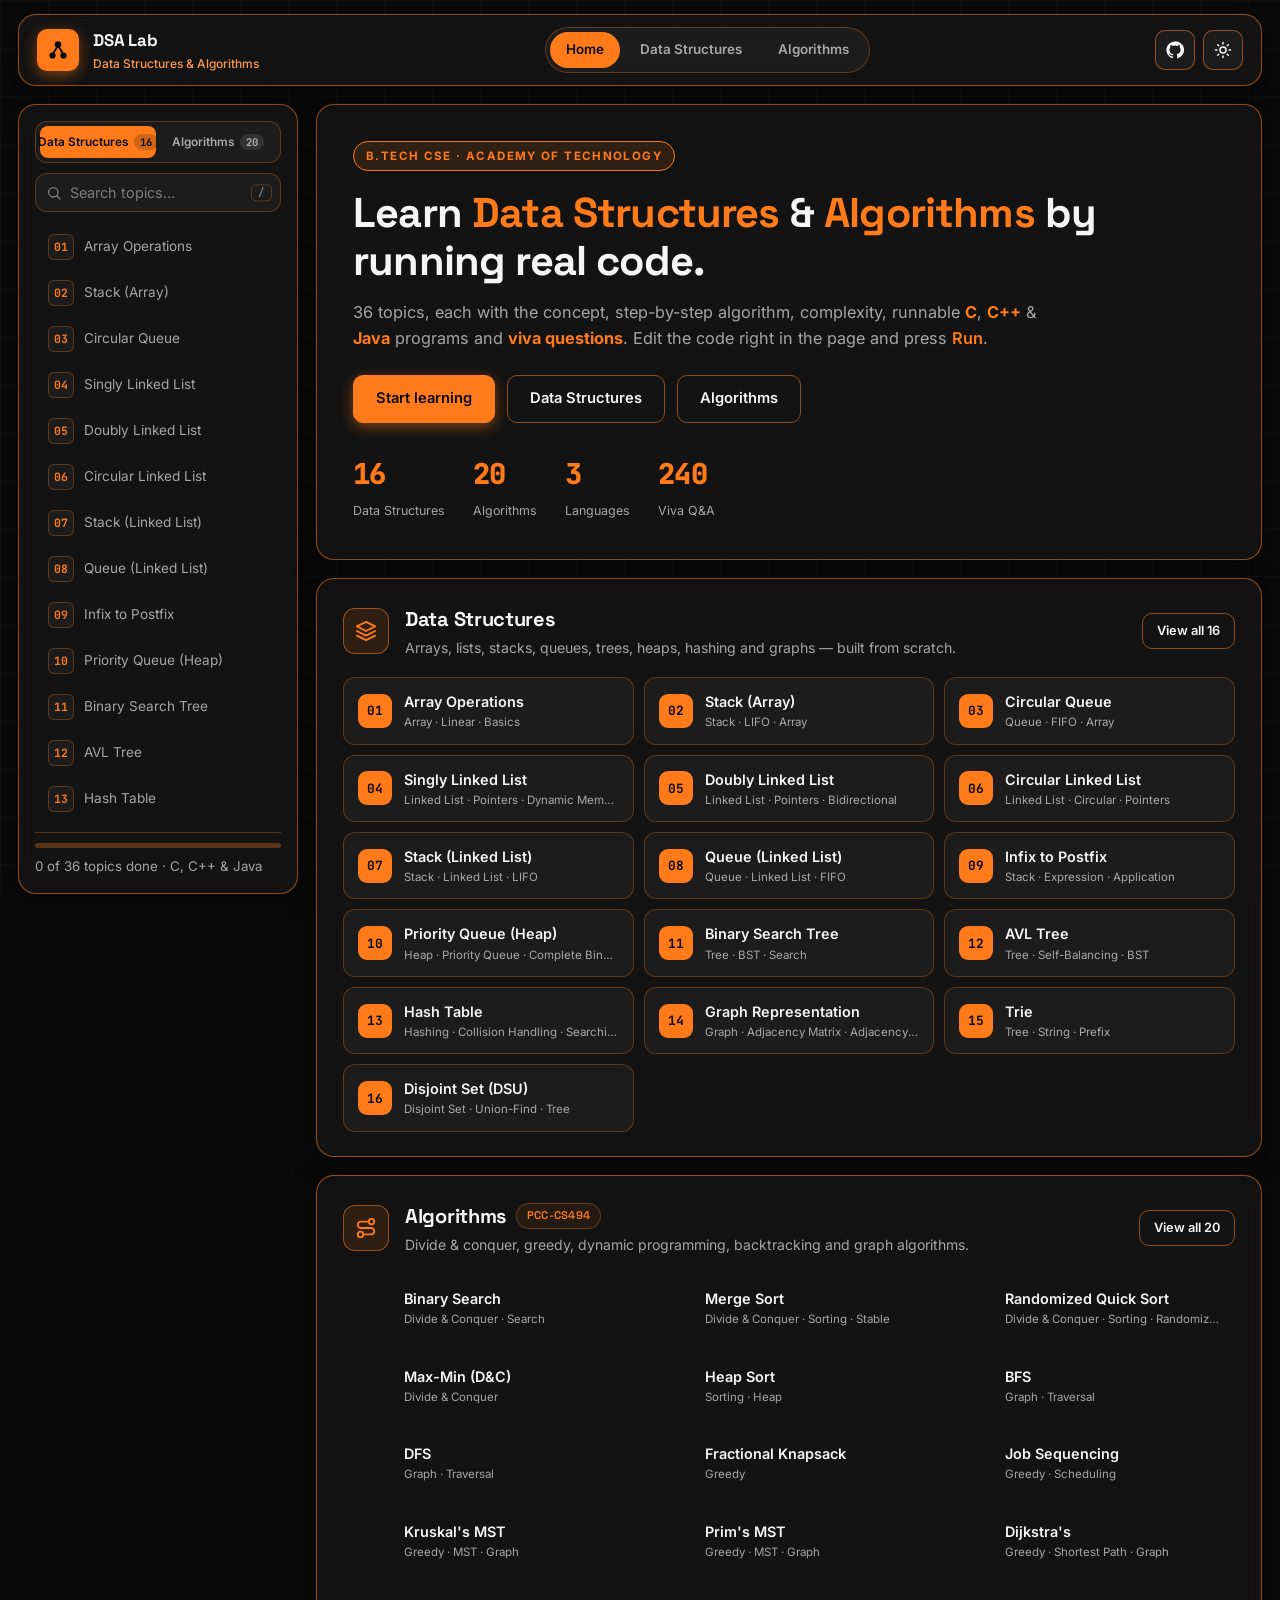
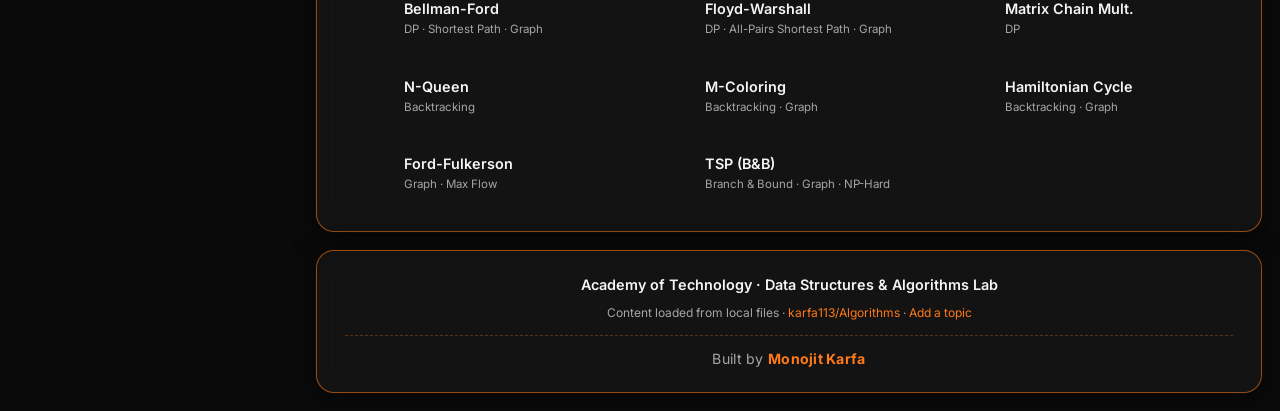
<file: index.html>
<!DOCTYPE html>
<html lang="en">
<head>
<meta charset="UTF-8" />
<meta name="viewport" content="width=device-width, initial-scale=1.0" />
<meta name="description" content="DSA Lab — Data Structures and Algorithms with concepts, step-by-step algorithms, runnable C, C++ and Java code, visualizers and viva questions." />
<meta name="theme-color" content="#0a0a0a" />
<title>DSA Lab — Data Structures &amp; Algorithms</title>
<link rel="icon" type="image/svg+xml" href="favicon.svg" />
<link rel="preconnect" href="https://fonts.googleapis.com">
<link rel="preconnect" href="https://fonts.gstatic.com" crossorigin>
<link href="https://fonts.googleapis.com/css2?family=Inter:wght@300;400;500;600;700;800&family=JetBrains+Mono:wght@400;500;600&family=Space+Grotesk:wght@400;500;600;700&display=swap" rel="stylesheet">
<link rel="stylesheet" href="styles.css" />
<script>
  /* apply the saved theme before first paint (no flash) */
  try { var t = localStorage.getItem("theme"); if (t) document.documentElement.setAttribute("data-theme", t); } catch (e) {}
</script>
</head>
<body>

<div class="bg-wrap" aria-hidden="true">
  <div class="blob blob-1"></div><div class="blob blob-2"></div>
  <div class="blob blob-3"></div><div class="blob blob-4"></div>
  <div class="grid-overlay"></div>
</div>

<!-- Top navigation -->
<header class="topbar glass">
  <a class="brand" href="#/" aria-label="DSA Lab home">
    <div class="logo">
      <svg viewBox="0 0 24 24" fill="none" stroke="currentColor" stroke-width="2" stroke-linecap="round" stroke-linejoin="round" aria-hidden="true">
        <path d="M12 7 L6 17 M12 7 L18 17"/>
        <circle cx="12" cy="6" r="2.6" fill="currentColor"/>
        <circle cx="6" cy="18" r="2.4" fill="currentColor"/>
        <circle cx="18" cy="18" r="2.4" fill="currentColor"/>
      </svg>
    </div>
    <div class="brand-text">
      <h1>DSA Lab</h1>
      <span>Data Structures &amp; Algorithms</span>
    </div>
  </a>

  <nav class="topnav" id="topnav" aria-label="Sections"></nav>

  <div class="topbar-actions">
    <a id="repoLink" class="icon-btn glass-btn" href="#" target="_blank" rel="noopener" title="View on GitHub" aria-label="View on GitHub">
      <svg viewBox="0 0 24 24" fill="currentColor" aria-hidden="true"><path d="M12 .5a11.5 11.5 0 0 0-3.64 22.41c.58.1.79-.25.79-.56v-2c-3.2.7-3.88-1.37-3.88-1.37-.52-1.33-1.28-1.69-1.28-1.69-1.05-.71.08-.7.08-.7 1.16.08 1.77 1.19 1.77 1.19 1.03 1.77 2.7 1.26 3.36.96.1-.75.4-1.26.73-1.55-2.55-.29-5.24-1.28-5.24-5.69 0-1.26.45-2.28 1.19-3.09-.12-.29-.52-1.46.11-3.05 0 0 .97-.31 3.17 1.18a10.9 10.9 0 0 1 5.77 0c2.2-1.49 3.17-1.18 3.17-1.18.63 1.59.23 2.76.11 3.05.74.81 1.19 1.83 1.19 3.09 0 4.42-2.7 5.4-5.27 5.68.41.36.78 1.06.78 2.14v3.17c0 .31.21.67.8.56A11.5 11.5 0 0 0 12 .5z"/></svg>
    </a>
    <button id="themeToggle" class="icon-btn glass-btn" title="Toggle theme" aria-label="Toggle theme">
      <svg viewBox="0 0 24 24" fill="none" stroke="currentColor" stroke-width="2" stroke-linecap="round" stroke-linejoin="round"><circle cx="12" cy="12" r="4"/><path d="M12 2v2M12 20v2M4.93 4.93l1.41 1.41M17.66 17.66l1.41 1.41M2 12h2M20 12h2M6.34 17.66l-1.41 1.41M19.07 4.93l-1.41 1.41"/></svg>
    </button>
    <button id="menuToggle" class="icon-btn glass-btn mobile-only" aria-label="Open menu">
      <svg viewBox="0 0 24 24" fill="none" stroke="currentColor" stroke-width="2" stroke-linecap="round" stroke-linejoin="round"><path d="M4 6h16M4 12h16M4 18h16"/></svg>
    </button>
  </div>
</header>

<main class="layout">

  <!-- Sidebar -->
  <aside id="sidebar" class="sidebar glass" aria-label="Topic index">
    <div class="sidebar-head">
      <div class="seg" id="catSeg" role="tablist" aria-label="Section"></div>
      <div class="search-wrap">
        <svg viewBox="0 0 24 24" fill="none" stroke="currentColor" stroke-width="2" stroke-linecap="round" stroke-linejoin="round" aria-hidden="true"><circle cx="11" cy="11" r="7"/><path d="M21 21l-4.3-4.3"/></svg>
        <input id="search" type="search" placeholder="Search topics…" aria-label="Search topics" />
        <kbd>/</kbd>
      </div>
    </div>
    <ul id="topicList" class="algo-list"></ul>
    <div class="sidebar-foot muted" id="sidebarFoot"><small>Loading…</small></div>
  </aside>

  <!-- Main content (rendered by script.js) -->
  <section class="content" id="view" aria-live="polite">
    <div class="glass loading-card"><div class="spinner"></div><p>Loading content from GitHub…</p></div>
  </section>
</main>

<div id="toast" class="toast glass" role="status" aria-live="polite"></div>

<script src="config.js"></script>
<script src="content.js"></script>
<script src="runner.js"></script>
<script src="script.js"></script>
</body>
</html>
</file>
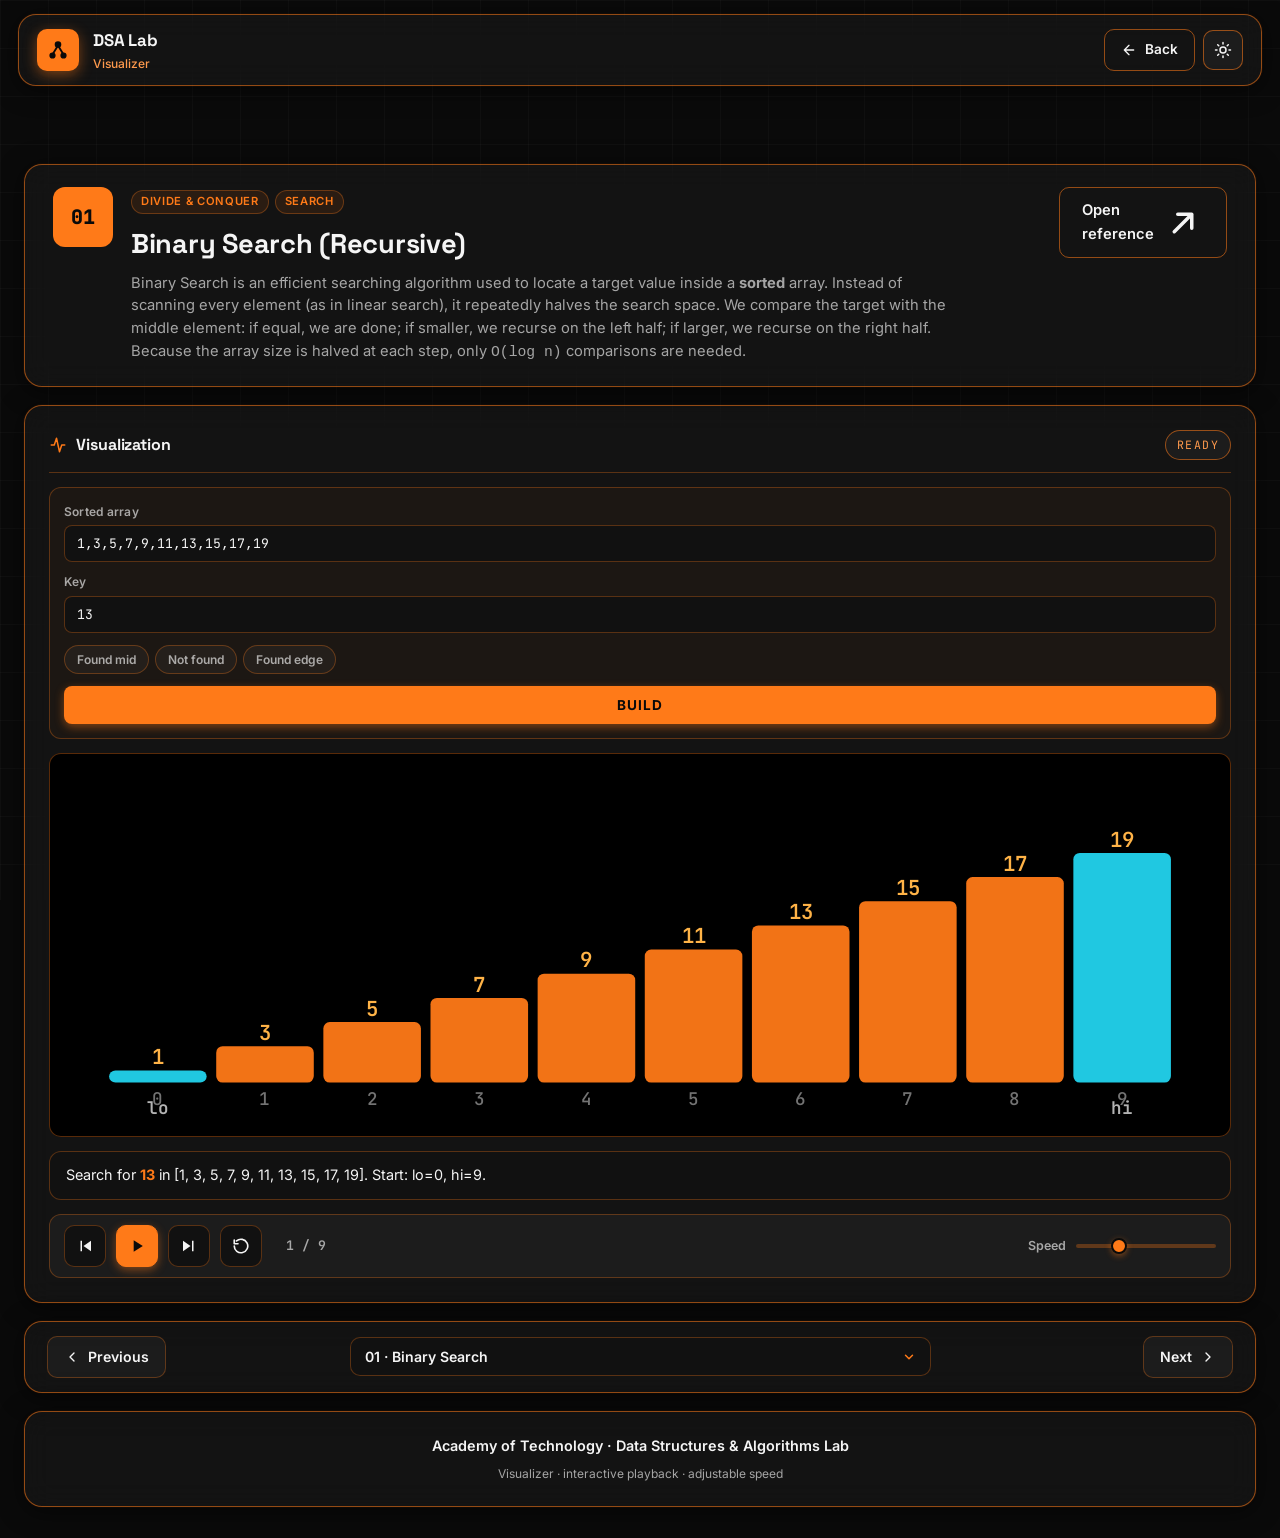
<file: viz.html>
<!DOCTYPE html>
<html lang="en">
<head>
<meta charset="UTF-8" />
<meta name="viewport" content="width=device-width, initial-scale=1.0" />
<meta name="description" content="DSA Lab — interactive algorithm visualizer" />
<title>Visualizer · DSA Lab</title>
<link rel="icon" type="image/svg+xml" href="favicon.svg" />
<link rel="preconnect" href="https://fonts.googleapis.com">
<link rel="preconnect" href="https://fonts.gstatic.com" crossorigin>
<link href="https://fonts.googleapis.com/css2?family=Inter:wght@300;400;500;600;700;800&family=JetBrains+Mono:wght@400;500;600&family=Space+Grotesk:wght@400;500;600;700&display=swap" rel="stylesheet">
<link rel="stylesheet" href="styles.css" />
</head>
<body class="viz-page">

<!-- Animated background blobs (same as main page) -->
<div class="bg-wrap" aria-hidden="true">
  <div class="blob blob-1"></div>
  <div class="blob blob-2"></div>
  <div class="blob blob-3"></div>
  <div class="blob blob-4"></div>
  <div class="grid-overlay"></div>
</div>

<!-- Top navigation -->
<header class="topbar glass">
  <a class="brand" href="index.html" id="brandBack" title="Back to DSA Lab">
    <div class="logo">
      <svg viewBox="0 0 24 24" fill="none" stroke="currentColor" stroke-width="2" stroke-linecap="round" stroke-linejoin="round" aria-label="DSA Lab logo">
        <path d="M12 7 L6 17 M12 7 L18 17"/>
        <circle cx="12" cy="6" r="2.6" fill="currentColor"/>
        <circle cx="6" cy="18" r="2.4" fill="currentColor"/>
        <circle cx="18" cy="18" r="2.4" fill="currentColor"/>
      </svg>
    </div>
    <div class="brand-text">
      <h1>DSA Lab</h1>
      <span>Visualizer</span>
    </div>
  </a>

  <nav class="topbar-actions">
    <a href="index.html" class="btn ghost back-btn" title="Back to all algorithms">
      <svg viewBox="0 0 24 24" fill="none" stroke="currentColor" stroke-width="2" stroke-linecap="round" stroke-linejoin="round"><path d="M19 12H5M12 19l-7-7 7-7"/></svg>
      Back
    </a>
    <button id="themeToggle" class="icon-btn glass-btn" title="Toggle theme" aria-label="Toggle theme">
      <svg viewBox="0 0 24 24" fill="none" stroke="currentColor" stroke-width="2" stroke-linecap="round" stroke-linejoin="round"><circle cx="12" cy="12" r="4"/><path d="M12 2v2M12 20v2M4.93 4.93l1.41 1.41M17.66 17.66l1.41 1.41M2 12h2M20 12h2M6.34 17.66l-1.41 1.41M19.07 4.93l-1.41 1.41"/></svg>
    </button>
  </nav>
</header>

<main class="viz-main">
  <!-- Heading card -->
  <section class="viz-hero glass">
    <div class="viz-hero-left">
      <div class="viz-num" id="vizAlgoNum">--</div>
      <div>
        <span class="badge" id="vizAlgoTags"></span>
        <h2 id="vizAlgoName">Loading visualizer…</h2>
        <p id="vizAlgoConcept" class="muted"></p>
      </div>
    </div>
    <div class="viz-hero-right">
      <a id="vizAlgoLink" href="index.html" class="btn ghost" title="View full algorithm reference">
        Open reference
        <svg viewBox="0 0 24 24" fill="none" stroke="currentColor" stroke-width="2" stroke-linecap="round" stroke-linejoin="round"><path d="M7 17L17 7M9 7h8v8"/></svg>
      </a>
    </div>
  </section>

  <!-- Visualizer mounts here -->
  <section class="viz-host glass" id="vizHost"></section>

  <!-- Quick navigation between algorithms -->
  <nav class="viz-nav glass" id="vizNav">
    <a id="vizPrev" class="viz-nav-btn">
      <svg viewBox="0 0 24 24" fill="none" stroke="currentColor" stroke-width="2" stroke-linecap="round" stroke-linejoin="round"><path d="M15 18l-6-6 6-6"/></svg>
      Previous
    </a>
    <select id="vizPicker" aria-label="Jump to algorithm"></select>
    <a id="vizNext" class="viz-nav-btn">
      Next
      <svg viewBox="0 0 24 24" fill="none" stroke="currentColor" stroke-width="2" stroke-linecap="round" stroke-linejoin="round"><path d="M9 18l6-6-6-6"/></svg>
    </a>
  </nav>

  <footer class="footer glass">
    <p>Academy of Technology · Data Structures &amp; Algorithms Lab</p>
    <p class="muted"><small>Visualizer · interactive playback · adjustable speed</small></p>
  </footer>
</main>

<script src="config.js"></script>
<script src="content.js"></script>
<script src="visualizer.js"></script>
<script>
(async function () {
  "use strict";

  // ----- Theme (mirrors script.js so the page works standalone) -----------
  try { const saved = localStorage.getItem("theme"); if (saved) document.documentElement.setAttribute("data-theme", saved); } catch (e) {}
  document.getElementById("themeToggle").addEventListener("click", () => {
    const cur = document.documentElement.getAttribute("data-theme");
    const next = cur === "light" ? "" : "light";
    if (next) document.documentElement.setAttribute("data-theme", next);
    else      document.documentElement.removeAttribute("data-theme");
    try { localStorage.setItem("theme", next); } catch (e) {}
  });

  const $ = id => document.getElementById(id);
  const esc = s => String(s).replace(/&/g, "&amp;").replace(/</g, "&lt;").replace(/>/g, "&gt;");

  // ----- Load the algorithm list (only those that have a visualizer) -------
  let algos = [];
  try {
    const cats = await window.DSAContent.loadAll();
    const cat = cats.find(c => c.id === "algorithms");
    algos = (cat ? cat.topics : []).filter(t => t.visualizer);
  } catch (e) { /* handled below */ }

  const params = new URLSearchParams(location.search);
  const askedId = parseInt(params.get("algo") || "1", 10);
  const algo = algos.find(a => a.num === askedId) || algos[0];

  if (!algo) {
    $("vizAlgoName").textContent = "Couldn't load the algorithm list.";
    $("vizHost").innerHTML = "<div class='viz-soon'>Check your connection and reload.</div>";
    return;
  }

  // ----- Header content ------------------------------------------------------
  const pad = n => String(n).padStart(2, "0");
  document.title = `${algo.short} · Visualizer`;
  $("vizAlgoNum").textContent = pad(algo.num);
  $("vizAlgoName").textContent = algo.title;
  $("vizAlgoConcept").innerHTML = algo.info.concept || "";
  $("vizAlgoTags").innerHTML = algo.tags.map(t => `<span class="tag">${esc(t)}</span>`).join("");
  $("vizAlgoLink").href = "index.html#/algorithms/" + algo.folder;
  $("brandBack").href = "index.html";

  // ----- Picker + prev/next --------------------------------------------------
  const picker = $("vizPicker");
  algos.forEach(a => {
    const opt = document.createElement("option");
    opt.value = a.num;
    opt.textContent = `${pad(a.num)} · ${a.short}`;
    if (a.num === algo.num) opt.selected = true;
    picker.appendChild(opt);
  });
  picker.addEventListener("change", () => { location.search = "?algo=" + picker.value; });

  const idx = algos.indexOf(algo);
  const prev = algos[(idx - 1 + algos.length) % algos.length];
  const next = algos[(idx + 1) % algos.length];
  const prevA = $("vizPrev"), nextA = $("vizNext");
  prevA.href = "viz.html?algo=" + prev.num; prevA.title = `${prev.num}. ${prev.title}`;
  nextA.href = "viz.html?algo=" + next.num; nextA.title = `${next.num}. ${next.title}`;

  // Keyboard: Alt+←/→ navigate, space play/pause
  document.addEventListener("keydown", (e) => {
    if (e.target.matches("input, textarea, select")) return;
    if (e.key === "ArrowLeft" && e.altKey)  { e.preventDefault(); location.href = prevA.href; }
    if (e.key === "ArrowRight" && e.altKey) { e.preventDefault(); location.href = nextA.href; }
    if (e.key === " ") {
      const play = document.querySelector(".viz-play");
      if (play) { e.preventDefault(); play.click(); }
    }
  });

  // ----- Mount visualizer (registered by algorithm number) -------------------
  if (window.AlgoVisualizer && window.AlgoVisualizer.mount) {
    window.AlgoVisualizer.mount($("vizHost"), algo.num);
  } else {
    $("vizHost").innerHTML = "<div class='viz-soon'>Visualizer script failed to load.</div>";
  }
})();
</script>
</body>
</html>
</file>
<file: styles.css>
/* ===========================================================
   Algorithm Lab — Black & White / Orange-bordered Glass
   Static background, fully responsive
   =========================================================== */

* { box-sizing: border-box; margin: 0; padding: 0; }

:root {
  /* default = DARK theme (black background) */
  --bg: #0a0a0a;
  --bg-soft: #111111;

  --text: #f5f5f5;
  --text-muted: rgba(245, 245, 245, 0.65);
  --text-dim:   rgba(245, 245, 245, 0.45);

  --glass-bg: rgba(255, 255, 255, 0.04);
  --glass-bg-strong: rgba(255, 255, 255, 0.08);

  /* Orange accents */
  --orange:        #ff7a18;
  --orange-soft:   #ff9a4d;
  --orange-bright: #ffb347;
  --orange-glow:   rgba(255, 122, 24, 0.45);

  --border:        rgba(255, 122, 24, 0.55);
  --border-soft:   rgba(255, 122, 24, 0.30);
  --border-strong: rgba(255, 122, 24, 0.85);
  --glass-shadow:  0 4px 24px rgba(0, 0, 0, 0.55), 0 0 0 1px rgba(255, 122, 24, 0.05);

  --code-bg: #0a0a0a;
  --code-text: #ededed;
  --code-border: rgba(255, 122, 24, 0.35);

  --radius-lg: 18px;
  --radius-md: 12px;
  --radius-sm: 8px;

  --t: 0.2s ease;
}

/* LIGHT theme (white background) */
[data-theme="light"] {
  --bg: #ffffff;
  --bg-soft: #fafafa;

  --text: #0a0a0a;
  --text-muted: rgba(10, 10, 10, 0.65);
  --text-dim:   rgba(10, 10, 10, 0.45);

  --glass-bg: rgba(255, 255, 255, 0.65);
  --glass-bg-strong: rgba(255, 255, 255, 0.85);

  --glass-shadow: 0 4px 24px rgba(0, 0, 0, 0.06), 0 0 0 1px rgba(255, 122, 24, 0.06);

  --code-bg: #0a0a0a;
  --code-text: #ededed;
  --code-border: rgba(255, 122, 24, 0.4);
}

html, body { height: 100%; }

body {
  font-family: 'Inter', system-ui, -apple-system, Segoe UI, Roboto, sans-serif;
  color: var(--text);
  background: var(--bg);
  min-height: 100vh;
  overflow-x: hidden;
  line-height: 1.6;
  -webkit-font-smoothing: antialiased;
  scroll-behavior: smooth;
}

/* Display font — Space Grotesk for brand wordmark + headings.
   Inter remains the body face for dense reading. */
h1, h2, h3,
.brand h1,
.hero h2,
.algo-title h2,
.subsection h3,
.syllabus h3 {
  font-family: 'Space Grotesk', 'Inter', system-ui, sans-serif;
  letter-spacing: -0.015em;
}

/* ---------- Static background ---------- */
.bg-wrap {
  position: fixed;
  inset: 0;
  z-index: -1;
  background: var(--bg);
}
.blob { display: none; }
.grid-overlay {
  position: absolute; inset: 0;
  background-image:
    linear-gradient(rgba(255, 255, 255, 0.025) 1px, transparent 1px),
    linear-gradient(90deg, rgba(255, 255, 255, 0.025) 1px, transparent 1px);
  background-size: 48px 48px;
}
[data-theme="light"] .grid-overlay {
  background-image:
    linear-gradient(rgba(0, 0, 0, 0.04) 1px, transparent 1px),
    linear-gradient(90deg, rgba(0, 0, 0, 0.04) 1px, transparent 1px);
}

/* ---------- Glass utility ---------- */
.glass {
  background: var(--glass-bg);
  border: 1.5px solid var(--border);
  box-shadow: var(--glass-shadow);
  backdrop-filter: blur(14px) saturate(120%);
  -webkit-backdrop-filter: blur(14px) saturate(120%);
}

/* ---------- Top bar ---------- */
.topbar {
  position: sticky;
  top: 14px;
  z-index: 100;
  display: flex;
  align-items: center;
  justify-content: space-between;
  margin: 14px 18px 0;
  padding: 12px 18px;
  border-radius: var(--radius-lg);
}
.brand { display: flex; align-items: center; gap: 14px; min-width: 0; }
.brand .logo {
  width: 42px; height: 42px;
  display: grid; place-items: center;
  border-radius: 10px;
  background: var(--orange);
  color: #0a0a0a;
  box-shadow: 0 4px 14px var(--orange-glow);
  flex-shrink: 0;
}
.brand .logo svg { width: 22px; height: 22px; }
.brand-text { min-width: 0; }
.brand h1 {
  font-size: 1.05rem;
  font-weight: 700;
  letter-spacing: -0.01em;
  color: var(--text);
  white-space: nowrap;
}
.brand-text span {
  font-size: 0.75rem;
  color: var(--orange-soft);
  white-space: nowrap;
  overflow: hidden;
  text-overflow: ellipsis;
  display: block;
  font-weight: 500;
}

.topbar-actions { display: flex; gap: 8px; }
.icon-btn {
  width: 40px; height: 40px;
  display: grid; place-items: center;
  border-radius: 10px;
  border: 1.5px solid var(--border);
  background: var(--glass-bg);
  color: var(--text);
  cursor: pointer;
  transition: var(--t);
}
.icon-btn:hover {
  background: var(--glass-bg-strong);
  border-color: var(--border-strong);
  color: var(--orange);
}
.icon-btn svg { width: 18px; height: 18px; }

/* ---------- Layout ---------- */
.layout {
  display: grid;
  grid-template-columns: 280px minmax(0, 1fr);
  gap: 18px;
  padding: 18px;
  align-items: start;
}

/* ---------- Sidebar ---------- */
.sidebar {
  position: sticky;
  top: 88px;
  height: calc(100vh - 110px);
  border-radius: var(--radius-lg);
  padding: 16px;
  display: flex;
  flex-direction: column;
  gap: 12px;
  overflow: hidden;
}
.sidebar-head { display: flex; flex-direction: column; gap: 10px; }
.sidebar-head .muted {
  font-size: .72rem;
  letter-spacing: .14em;
  text-transform: uppercase;
  color: var(--orange);
  font-weight: 700;
}
.sidebar-head input {
  width: 100%;
  padding: 10px 12px;
  border-radius: var(--radius-md);
  border: 1.5px solid var(--border-soft);
  background: var(--glass-bg);
  color: var(--text);
  font-size: .9rem;
  outline: none;
  transition: var(--t);
  font-family: inherit;
}
.sidebar-head input::placeholder { color: var(--text-dim); }
.sidebar-head input:focus {
  border-color: var(--orange);
  box-shadow: 0 0 0 3px rgba(255, 122, 24, 0.18);
}

.algo-list {
  list-style: none;
  flex: 1;
  overflow-y: auto;
  padding-right: 4px;
}
.algo-list::-webkit-scrollbar { width: 6px; }
.algo-list::-webkit-scrollbar-thumb { background: var(--border-soft); border-radius: 4px; }

.algo-list li a {
  display: flex;
  align-items: center;
  gap: 10px;
  padding: 9px 12px;
  border-radius: var(--radius-md);
  color: var(--text-muted);
  text-decoration: none;
  font-size: .85rem;
  transition: var(--t);
  border: 1.5px solid transparent;
}
.algo-list li a:hover {
  background: var(--glass-bg);
  color: var(--text);
  border-color: var(--border-soft);
}
.algo-list li a.active {
  background: rgba(255, 122, 24, 0.10);
  color: var(--orange);
  border-color: var(--orange);
}
.algo-list .num {
  width: 26px; height: 26px;
  display: grid; place-items: center;
  border-radius: 6px;
  background: var(--glass-bg);
  border: 1.5px solid var(--border-soft);
  font-size: .72rem;
  font-weight: 700;
  flex-shrink: 0;
  color: var(--orange);
  font-family: 'JetBrains Mono', monospace;
}
.algo-list li a.active .num {
  background: var(--orange);
  color: #0a0a0a;
  border-color: var(--orange);
}
.algo-list .name {
  overflow: hidden;
  text-overflow: ellipsis;
  white-space: nowrap;
}
.sidebar-foot {
  padding-top: 10px;
  border-top: 1.5px solid var(--border-soft);
  color: var(--text-muted);
}

/* ---------- Content ---------- */
.content {
  min-width: 0;
  display: flex;
  flex-direction: column;
  gap: 18px;
}

/* ---------- Hero ---------- */
.hero {
  border-radius: var(--radius-lg);
  padding: 36px;
  position: relative;
}
.hero-inner { position: relative; z-index: 1; }
.badge {
  display: inline-block;
  padding: 5px 12px;
  border-radius: 999px;
  background: rgba(255, 122, 24, 0.12);
  border: 1.5px solid var(--orange);
  color: var(--orange);
  font-size: .72rem;
  letter-spacing: .12em;
  text-transform: uppercase;
  font-weight: 700;
  margin-bottom: 18px;
}
.hero h2 {
  font-size: clamp(1.7rem, 4vw, 2.6rem);
  line-height: 1.15;
  font-weight: 700;
  letter-spacing: -0.02em;
  margin-bottom: 14px;
  color: var(--text);
}
.hero h2 strong { color: var(--orange); font-weight: 700; }
.hero p {
  font-size: 1.02rem;
  color: var(--text-muted);
  max-width: 720px;
  margin-bottom: 24px;
}
.hero p strong { color: var(--orange); }
.hero-cta { display: flex; gap: 12px; flex-wrap: wrap; margin-bottom: 28px; }
.btn {
  padding: 11px 22px;
  border-radius: 10px;
  border: 1.5px solid var(--border);
  font-weight: 600;
  font-size: .92rem;
  cursor: pointer;
  text-decoration: none;
  display: inline-flex;
  align-items: center;
  gap: 8px;
  transition: var(--t);
  font-family: inherit;
}
.btn.primary {
  background: var(--orange);
  color: #0a0a0a;
  border-color: var(--orange);
  box-shadow: 0 4px 14px var(--orange-glow);
}
.btn.primary:hover {
  background: var(--orange-bright);
  border-color: var(--orange-bright);
}
.btn.ghost {
  background: transparent;
  color: var(--text);
}
.btn.ghost:hover {
  background: rgba(255, 122, 24, 0.08);
  color: var(--orange);
  border-color: var(--orange);
}

.hero-stats { display: flex; gap: 28px; flex-wrap: wrap; }
.stat span {
  display: block;
  font-size: 1.8rem;
  font-weight: 800;
  letter-spacing: -0.02em;
  color: var(--orange);
  font-family: 'JetBrains Mono', monospace;
}
.stat small { color: var(--text-muted); font-size: .78rem; }

/* ---------- Syllabus ---------- */
.syllabus { border-radius: var(--radius-lg); padding: 24px 28px; }
.syllabus h3 {
  font-size: 1.15rem;
  margin-bottom: 14px;
  font-weight: 700;
  color: var(--text);
}
.syllabus-list {
  display: grid;
  /* min(220px, 100%) prevents the column from refusing to shrink
     below 220px on phones narrower than that — fixes overflow. */
  grid-template-columns: repeat(auto-fill, minmax(min(220px, 100%), 1fr));
  gap: 10px;
  list-style: none;
  counter-reset: syl;
}
.syllabus-list li {
  counter-increment: syl;
  padding: 10px 14px;
  border-radius: var(--radius-md);
  background: var(--glass-bg);
  border: 1.5px solid var(--border-soft);
  font-size: .85rem;
  display: flex;
  align-items: center;
  gap: 10px;
  transition: var(--t);
  min-width: 0;            /* allow shrinking inside flex/grid */
  overflow: hidden;        /* hard cap against any inline overflow */
}
.syllabus-list li:hover {
  background: rgba(255, 122, 24, 0.08);
  border-color: var(--orange);
}
.syllabus-list li a {
  color: var(--text);
  text-decoration: none;
  display: flex;
  align-items: center;
  gap: 10px;
  width: 100%;
  min-width: 0;
  overflow-wrap: anywhere; /* wrap long titles like "Floyd-Warshall" */
  word-break: break-word;
  line-height: 1.4;
}
.syllabus-list li a::before {
  content: counter(syl, decimal-leading-zero);
  font-family: 'JetBrains Mono', monospace;
  color: var(--orange);
  font-size: .75rem;
  font-weight: 700;
  flex-shrink: 0;
}

/* ---------- Algorithm Section ---------- */
.algo-section {
  border-radius: var(--radius-lg);
  padding: 28px;
  scroll-margin-top: 90px;
  position: relative;
}
.algo-header {
  display: flex;
  align-items: center;
  gap: 16px;
  margin-bottom: 22px;
  padding-bottom: 18px;
  border-bottom: 1.5px solid var(--border-soft);
  flex-wrap: wrap;
}
.algo-num {
  width: 52px; height: 52px;
  border-radius: 12px;
  display: grid; place-items: center;
  font-family: 'JetBrains Mono', monospace;
  font-weight: 800;
  font-size: 1.15rem;
  background: var(--orange);
  color: #0a0a0a;
  box-shadow: 0 4px 14px var(--orange-glow);
  flex-shrink: 0;
}
.algo-title { flex: 1; min-width: 200px; }
.algo-title h2 {
  font-size: clamp(1.2rem, 2.5vw, 1.55rem);
  font-weight: 700;
  letter-spacing: -0.01em;
  margin-bottom: 4px;
  color: var(--text);
}
.algo-title .tags { display: flex; gap: 6px; flex-wrap: wrap; }
.tag {
  font-size: .7rem;
  padding: 3px 10px;
  border-radius: 999px;
  background: rgba(255, 122, 24, 0.08);
  border: 1.5px solid var(--border-soft);
  color: var(--orange);
  font-weight: 600;
  letter-spacing: .02em;
}
.tag.purple, .tag.cyan, .tag.pink, .tag.green {
  background: rgba(255, 122, 24, 0.08);
  border-color: var(--border-soft);
  color: var(--orange);
}

/* Subsections */
.subsection { margin-bottom: 22px; }
.subsection h3 {
  font-size: 1.05rem;
  font-weight: 700;
  margin-bottom: 10px;
  display: flex;
  align-items: center;
  gap: 10px;
  color: var(--text);
}
.subsection h3::before {
  content: "";
  width: 4px; height: 18px;
  border-radius: 4px;
  background: var(--orange);
}
.subsection p, .subsection li {
  color: var(--text-muted);
  font-size: .95rem;
}
.subsection ul, .subsection ol {
  padding-left: 22px;
  margin-top: 6px;
}
.subsection li { margin-bottom: 4px; }
.subsection strong { color: var(--text); }
.subsection code {
  font-family: 'JetBrains Mono', monospace;
  font-size: .85em;
  padding: 2px 6px;
  border-radius: 4px;
  background: rgba(255, 122, 24, 0.10);
  color: var(--orange);
  border: 1px solid var(--border-soft);
}

.complexity-grid {
  display: grid;
  grid-template-columns: repeat(auto-fit, minmax(140px, 1fr));
  gap: 10px;
  margin-top: 8px;
}
.complexity-grid .cx {
  background: var(--glass-bg);
  border: 1.5px solid var(--border-soft);
  border-radius: var(--radius-md);
  padding: 10px 12px;
}
.complexity-grid .cx small {
  display: block;
  color: var(--text-muted);
  font-size: .7rem;
  text-transform: uppercase;
  letter-spacing: .12em;
  margin-bottom: 4px;
  font-weight: 600;
}
.complexity-grid .cx code {
  font-family: 'JetBrains Mono', monospace;
  color: var(--orange);
  font-weight: 700;
  font-size: 1rem;
  background: none;
  padding: 0;
  border: none;
}

/* ---------- Code Blocks with Tabs ---------- */
.code-block {
  border-radius: var(--radius-md);
  overflow: hidden;
  border: 1.5px solid var(--code-border);
  margin-top: 10px;
  background: var(--code-bg);
}
.code-tabs {
  display: flex;
  align-items: center;
  justify-content: space-between;
  background: #050505;
  padding: 8px 10px;
  gap: 8px;
  flex-wrap: wrap;
  border-bottom: 1.5px solid var(--code-border);
}
.tab-group { display: flex; gap: 4px; }
.tab-btn {
  padding: 6px 16px;
  border-radius: 6px;
  background: transparent;
  border: 1.5px solid transparent;
  color: rgba(245, 245, 245, 0.55);
  font-family: 'JetBrains Mono', monospace;
  font-size: .8rem;
  font-weight: 600;
  cursor: pointer;
  transition: var(--t);
}
.tab-btn:hover {
  color: var(--orange);
  background: rgba(255, 122, 24, 0.08);
}
.tab-btn.active {
  background: var(--orange);
  color: #0a0a0a;
  border-color: var(--orange);
}
.copy-btn {
  padding: 6px 12px;
  border-radius: 6px;
  background: transparent;
  border: 1.5px solid var(--border-soft);
  color: var(--orange);
  font-size: .75rem;
  font-family: 'JetBrains Mono', monospace;
  font-weight: 600;
  cursor: pointer;
  display: inline-flex;
  align-items: center;
  gap: 6px;
  transition: var(--t);
}
.copy-btn:hover {
  background: rgba(255, 122, 24, 0.10);
  border-color: var(--orange);
}
.copy-btn.copied {
  background: var(--orange);
  color: #0a0a0a;
  border-color: var(--orange);
}
.copy-btn svg { width: 14px; height: 14px; }

.code-pane {
  display: none;
  background: var(--code-bg);
  max-height: 580px;
  overflow: auto;
}
.code-pane.active { display: block; }
.code-pane::-webkit-scrollbar { height: 8px; width: 8px; }
.code-pane::-webkit-scrollbar-track { background: #050505; }
.code-pane::-webkit-scrollbar-thumb { background: var(--border-soft); border-radius: 4px; }
.code-pane::-webkit-scrollbar-thumb:hover { background: var(--orange); }

/* ----- Editable code overlay -----
   The highlighted <pre> renders the syntax-coloured text and defines the
   block's height. The transparent <textarea> sits directly on top, catches
   keystrokes / selection / caret, and on every input the pre is re-highlighted
   from the textarea's value. Pre and textarea MUST share font / size /
   line-height / padding / tab-size byte-for-byte or the caret will drift
   off the visible glyphs. */
.code-edit-wrap {
  position: relative;
  display: block;
  min-height: 100%;
}
.code-pane pre.code-highlight,
.code-pane .code-textarea {
  margin: 0;
  padding: 18px 20px;
  font-family: 'JetBrains Mono', 'Fira Code', 'Consolas', monospace;
  font-size: .82rem;
  line-height: 1.65;
  white-space: pre;
  tab-size: 4;
  -moz-tab-size: 4;
  letter-spacing: 0;
  border: 0;
  box-sizing: border-box;
}
.code-pane pre.code-highlight {
  display: block;
  color: var(--code-text);
  background: transparent;
  pointer-events: none;     /* clicks fall through to the textarea */
  min-height: 100%;
}
.code-pane .code-textarea {
  position: absolute;
  top: 0; left: 0;
  width: 100%;
  height: 100%;
  background: transparent;
  color: transparent;       /* glyphs come from the pre below */
  caret-color: var(--orange);
  outline: none;
  resize: none;
  overflow: hidden;         /* parent .code-pane handles scrolling */
  display: block;
}
.code-pane .code-textarea::selection {
  background: rgba(255, 122, 24, 0.28);
}
.code-pane .code-textarea::-moz-selection {
  background: rgba(255, 122, 24, 0.28);
}

/* Syntax tokens — orange/grayscale palette */
.tok-key { color: #ff9a4d; font-weight: 600; }
.tok-str { color: #d4d4d4; }
.tok-num { color: #ffb347; }
.tok-cmt { color: #6b6b6b; font-style: italic; }
.tok-fn  { color: #ffd089; }
.tok-typ { color: #ff7a18; font-weight: 600; }

/* ---------- Code runtime wrapper (code-block + terminal stack) ---------- */
.code-runtime {
  display: flex;
  flex-direction: column;
  gap: 14px;
}

/* ---------- Terminal: standalone black rectangle ---------- */
.terminal {
  background: #000;
  /* Same translucent orange as .code-block so the two cards visually match. */
  border: 1.5px solid var(--code-border);
  border-radius: var(--radius-md);
  overflow: hidden;
  box-shadow:
    0 8px 24px rgba(0, 0, 0, 0.55),
    inset 0 0 0 1px rgba(255, 122, 24, 0.05);
  display: flex;
  flex-direction: column;
  transition: border-color .2s ease, box-shadow .2s ease;
}
.terminal[data-state="running"],
.terminal[data-state="compiling"],
.terminal[data-state="connecting"] {
  border-color: rgba(255, 122, 24, 0.4);
  box-shadow:
    0 8px 24px rgba(0, 0, 0, 0.55),
    0 0 0 1px rgba(255, 122, 24, 0.18),
    0 0 22px rgba(255, 122, 24, 0.10);
}

/* ----- Header bar ----- */
.terminal-head {
  display: flex;
  align-items: center;
  justify-content: space-between;
  gap: 12px;
  padding: 9px 12px;
  background: #050505;
  border-bottom: 1.5px solid #161616;
  flex-wrap: wrap;
}
.terminal-title {
  display: inline-flex;
  align-items: center;
  gap: 8px;
  font-family: 'JetBrains Mono', monospace;
  font-size: .72rem;
  color: var(--text-dim);
  letter-spacing: .04em;
}
.t-dot {
  width: 11px; height: 11px;
  border-radius: 50%;
  display: inline-block;
}
.t-dot-r { background: #ff5f56; box-shadow: inset 0 0 0 1px rgba(0,0,0,0.25); }
.t-dot-y { background: #ffbd2e; box-shadow: inset 0 0 0 1px rgba(0,0,0,0.25); }
.t-dot-g { background: #27c93f; box-shadow: inset 0 0 0 1px rgba(0,0,0,0.25); }
.t-name { margin-left: 6px; }

.terminal-status {
  font-family: 'JetBrains Mono', monospace;
  font-size: .68rem;
  padding: 3px 9px;
  border-radius: 999px;
  background: #0e0e0e;
  border: 1px solid #1f1f1f;
  color: var(--text-dim);
  letter-spacing: .08em;
  text-transform: uppercase;
  white-space: nowrap;
}
.terminal[data-state="running"] .terminal-status,
.terminal[data-state="compiling"] .terminal-status,
.terminal[data-state="connecting"] .terminal-status {
  color: #0a0a0a;
  background: var(--orange);
  border-color: var(--orange);
  animation: pulseDim 1.4s ease-in-out infinite;
}
.terminal[data-state^="exited"] .terminal-status {
  color: var(--orange);
  border-color: var(--orange);
}
@keyframes pulseDim {
  0%, 100% { opacity: 1; }
  50%      { opacity: .55; }
}

.terminal-actions { display: flex; gap: 6px; flex-shrink: 0; }

/* ----- Black + orange action buttons ----- */
.run-btn {
  padding: 6px 14px;
  border-radius: 6px;
  background: #000;
  color: var(--orange);
  border: 1.5px solid var(--orange);
  font-family: 'JetBrains Mono', monospace;
  font-size: .76rem;
  font-weight: 700;
  letter-spacing: .06em;
  cursor: pointer;
  display: inline-flex;
  align-items: center;
  gap: 6px;
  transition: var(--t);
}
.run-btn svg { width: 11px; height: 11px; }
.run-btn:hover {
  background: var(--orange);
  color: #000;
  box-shadow: 0 0 14px var(--orange-glow);
}
.run-btn:disabled,
.run-btn.loading {
  opacity: .55;
  cursor: wait;
  box-shadow: none;
}
.run-btn.loading svg { animation: spin .9s linear infinite; }
@keyframes spin { to { transform: rotate(360deg); } }

.clear-btn {
  padding: 6px 12px;
  border-radius: 6px;
  background: #000;
  border: 1.5px solid #2a2a2a;
  color: var(--text-muted);
  font-family: 'JetBrains Mono', monospace;
  font-size: .74rem;
  font-weight: 700;
  letter-spacing: .06em;
  cursor: pointer;
  transition: var(--t);
}
.clear-btn:hover {
  border-color: var(--orange);
  color: var(--orange);
}

/* ----- Body (scrolling output + input line) ----- */
.terminal-body {
  background: #000;
  padding: 12px 14px;
  font-family: 'JetBrains Mono', 'Fira Code', Consolas, monospace;
  font-size: .82rem;
  line-height: 1.6;
  color: #e8e8e8;
  max-height: 360px;
  min-height: 120px;
  overflow-y: auto;
  cursor: text;
}
.terminal-body::-webkit-scrollbar { width: 6px; height: 6px; }
.terminal-body::-webkit-scrollbar-track { background: #000; }
.terminal-body::-webkit-scrollbar-thumb {
  background: #1f1f1f;
  border-radius: 4px;
}
.terminal-body::-webkit-scrollbar-thumb:hover { background: var(--orange); }

.terminal-output {
  margin: 0;
  white-space: pre-wrap;
  word-break: break-word;
  font-family: inherit;
}
.terminal-output:empty::before {
  content: "Click Run to compile and execute.";
  color: var(--text-dim);
  font-style: italic;
}
.terminal-output .t-out  { color: #e8e8e8; }
.terminal-output .t-in   { color: var(--orange); font-weight: 600; }
.terminal-output .t-err  { color: #ff6a5b; }
.terminal-output .t-meta { color: #5a5a5a; font-style: italic; }

/* ----- Inline prompt + input line ----- */
.terminal-input-line {
  display: flex;
  align-items: center;
  gap: 8px;
  margin-top: 2px;
}
.terminal-input-line .prompt {
  color: var(--orange);
  font-weight: 800;
  user-select: none;
  flex-shrink: 0;
}
.terminal-input {
  flex: 1;
  min-width: 0;
  background: transparent;
  border: none;
  outline: none;
  color: #e8e8e8;
  caret-color: var(--orange);
  font-family: inherit;
  font-size: inherit;
  line-height: inherit;
  padding: 0;
}
.terminal-input::placeholder { color: var(--text-dim); }

/* ---------- Viva ---------- */
.viva-list { display: flex; flex-direction: column; gap: 8px; }
.viva-item {
  background: var(--glass-bg);
  border: 1.5px solid var(--border-soft);
  border-radius: var(--radius-md);
  overflow: hidden;
  transition: var(--t);
}
.viva-item:hover {
  border-color: var(--border);
}
.viva-item.open {
  border-color: var(--orange);
  background: rgba(255, 122, 24, 0.04);
}
.viva-q {
  width: 100%;
  text-align: left;
  background: transparent;
  border: none;
  color: var(--text);
  padding: 14px 18px;
  font-size: .92rem;
  font-weight: 600;
  cursor: pointer;
  display: flex;
  align-items: center;
  justify-content: space-between;
  gap: 12px;
  font-family: inherit;
}
.viva-q .q-num {
  color: var(--orange);
  font-family: 'JetBrains Mono', monospace;
  font-size: .78rem;
  font-weight: 700;
  flex-shrink: 0;
}
.viva-q .q-text { flex: 1; }
.viva-q .chev {
  width: 18px; height: 18px;
  transition: transform var(--t);
  flex-shrink: 0;
  color: var(--orange);
}
.viva-item.open .viva-q .chev { transform: rotate(180deg); }
.viva-a {
  max-height: 0;
  overflow: hidden;
  transition: max-height .3s ease;
}
.viva-a-inner {
  padding: 0 18px 16px;
  color: var(--text-muted);
  font-size: .9rem;
  line-height: 1.65;
  border-top: 1.5px dashed var(--border-soft);
  padding-top: 12px;
  margin-top: 4px;
}

/* ---------- Footer ---------- */
.footer {
  border-radius: var(--radius-lg);
  padding: 22px 28px;
  text-align: center;
}
.footer p { color: var(--text-muted); font-size: .9rem; }
.footer p:first-child { color: var(--text); font-weight: 600; margin-bottom: 4px; }
.footer .credit {
  margin-top: 12px;
  padding-top: 12px;
  border-top: 1.5px dashed var(--border-soft);
  color: var(--text-muted);
  font-size: .88rem;
  letter-spacing: .02em;
}
.footer .credit strong {
  color: var(--orange);
  font-weight: 700;
}
.muted { color: var(--text-muted); }

/* ---------- Toast ---------- */
.toast {
  position: fixed;
  bottom: 24px;
  left: 50%;
  transform: translateX(-50%) translateY(80px);
  padding: 11px 22px;
  border-radius: 999px;
  font-size: .88rem;
  font-weight: 600;
  opacity: 0;
  transition: var(--t);
  z-index: 200;
  pointer-events: none;
  color: var(--orange);
  background: var(--bg-soft);
  border: 1.5px solid var(--orange);
}
.toast.show { transform: translateX(-50%) translateY(0); opacity: 1; }

/* ---------- Responsive ---------- */
.mobile-only { display: none; }

@media (max-width: 980px) {
  .layout { grid-template-columns: 1fr; }
  .sidebar {
    position: fixed;
    top: 0; left: 0;
    height: 100vh;
    width: min(320px, 86vw);
    z-index: 150;
    border-radius: 0 var(--radius-lg) var(--radius-lg) 0;
    transform: translateX(-110%);
    transition: transform .3s ease;
    margin: 0;
  }
  .sidebar.open { transform: translateX(0); }
  .mobile-only { display: grid; }
  .hero { padding: 28px 22px; }
  .hero-stats { gap: 18px; }
  .algo-section { padding: 22px 18px; }
  .syllabus { padding: 20px 18px; }

  /* Floating navbar — fixed so it survives body's overflow-x:hidden,
     which silently kills position:sticky on most mobile browsers. */
  .topbar {
    position: fixed;
    top: 10px;
    left: 10px;
    right: 10px;
    margin: 0;
    padding: 10px 14px;
  }
  /* Push content below the floating bar (bar height ~62px + offset). */
  .layout { padding: 86px 14px 14px; gap: 14px; }
  .sidebar { top: 0; }
  .algo-section { scroll-margin-top: 86px; }
}

@media (max-width: 560px) {
  .layout { padding: 78px 10px 10px; gap: 12px; }
  .brand-text span { display: none; }
  .brand h1 { font-size: .95rem; }
  .hero { padding: 22px 16px; }
  .hero h2 { font-size: 1.5rem; }
  .hero p { font-size: .9rem; }
  .stat span { font-size: 1.4rem; }
  .algo-section { padding: 18px 14px; scroll-margin-top: 78px; }
  .algo-num { width: 44px; height: 44px; font-size: 1rem; }
  .algo-title h2 { font-size: 1.05rem; }
  .code-pane pre { font-size: .74rem; padding: 14px; line-height: 1.55; }
  .syllabus { padding: 18px 14px; }
  .syllabus-list { grid-template-columns: 1fr 1fr; gap: 8px; }
  .syllabus-list li { padding: 8px 10px; font-size: .78rem; }
  .complexity-grid { grid-template-columns: 1fr 1fr; }
  .viva-q { padding: 12px 14px; font-size: .85rem; }
}

@media (max-width: 400px) {
  .syllabus-list { grid-template-columns: 1fr; }
  .complexity-grid { grid-template-columns: 1fr 1fr; }
  .hero-cta { flex-direction: column; align-items: stretch; }
  .hero-cta .btn { justify-content: center; }
}

/* ---------- Backdrop for mobile sidebar ---------- */
.backdrop {
  position: fixed; inset: 0;
  background: rgba(0,0,0,0.65);
  z-index: 140;
  opacity: 0;
  pointer-events: none;
  transition: opacity .25s;
}
.backdrop.show { opacity: 1; pointer-events: auto; }

/* ============================================================
   Visualize launch button (on each algorithm card)
   ============================================================ */
.viz-launch {
  display: inline-flex;
  align-items: center;
  gap: 8px;
  padding: 9px 16px;
  border-radius: 10px;
  border: 1.5px solid var(--orange);
  background: rgba(255, 122, 24, 0.10);
  color: var(--orange);
  font-weight: 700;
  font-size: .85rem;
  text-decoration: none;
  letter-spacing: 0.02em;
  cursor: pointer;
  transition: var(--t);
  font-family: inherit;
  white-space: nowrap;
}
.viz-launch:hover {
  background: var(--orange);
  color: #0a0a0a;
  box-shadow: 0 4px 14px var(--orange-glow);
  transform: translateY(-1px);
}
.viz-launch svg { width: 16px; height: 16px; }

/* ============================================================
   viz.html — dedicated visualizer page
   ============================================================ */
.viz-page .topbar .brand { text-decoration: none; }
.viz-page .topbar .brand:hover .brand-text h1 { color: var(--orange); }
.back-btn { padding: 9px 16px; font-size: .85rem; }
.back-btn svg { width: 16px; height: 16px; }

.viz-main {
  max-width: 1400px;
  margin: 0 auto;
  padding: 78px 24px 32px;
  display: flex;
  flex-direction: column;
  gap: 18px;
}

.viz-hero {
  padding: 22px 28px;
  border-radius: var(--radius-lg);
  display: flex;
  align-items: flex-start;
  justify-content: space-between;
  gap: 20px;
  flex-wrap: wrap;
}
.viz-hero-left {
  display: flex;
  align-items: flex-start;
  gap: 18px;
  flex: 1;
  min-width: 260px;
}
.viz-num {
  width: 60px; height: 60px;
  border-radius: 12px;
  display: grid; place-items: center;
  font-family: 'JetBrains Mono', monospace;
  font-weight: 800;
  font-size: 1.25rem;
  background: var(--orange);
  color: #0a0a0a;
  flex-shrink: 0;
}
.viz-hero h2 {
  font-family: 'Space Grotesk', 'Inter', sans-serif;
  font-size: clamp(1.25rem, 2.6vw, 1.7rem);
  font-weight: 700;
  letter-spacing: -0.01em;
  margin: 4px 0 6px;
  color: var(--text);
}
.viz-hero p {
  font-size: .92rem;
  color: var(--text-muted);
  max-width: 820px;
  line-height: 1.55;
  margin-top: 6px;
}
.viz-hero .badge {
  display: inline-flex;
  gap: 6px;
  flex-wrap: wrap;
  background: transparent;
  border: none;
  padding: 0;
  margin: 0 0 4px;
}
.viz-hero .badge .tag {
  background: rgba(255, 122, 24, 0.10);
  border: 1px solid var(--border-soft);
  color: var(--orange);
  padding: 2px 9px;
  border-radius: 999px;
  font-size: .7rem;
  font-weight: 600;
  text-transform: uppercase;
  letter-spacing: 0.06em;
}
.viz-hero-right { flex-shrink: 0; }

.viz-host {
  padding: 24px;
  border-radius: var(--radius-lg);
  min-height: 520px;
}

.viz-nav {
  display: grid;
  grid-template-columns: minmax(0, 1fr) minmax(0, 2fr) minmax(0, 1fr);
  grid-template-areas: "prev picker next";
  align-items: center;
  padding: 14px 22px;
  border-radius: var(--radius-lg);
  gap: 12px;
}
#vizPrev { grid-area: prev; justify-self: start; }
#vizPicker { grid-area: picker; justify-self: stretch; }
#vizNext { grid-area: next; justify-self: end; }

.viz-nav-btn {
  display: inline-flex;
  align-items: center;
  gap: 8px;
  padding: 9px 16px;
  border-radius: 10px;
  border: 1.5px solid var(--border-soft);
  background: var(--glass-bg);
  color: var(--text);
  text-decoration: none;
  font-weight: 600;
  font-size: .88rem;
  transition: var(--t);
}
.viz-nav-btn:hover {
  border-color: var(--orange);
  color: var(--orange);
  background: rgba(255, 122, 24, 0.08);
}
.viz-nav-btn svg { width: 16px; height: 16px; flex-shrink: 0; }

/* Custom-styled <select> — native arrow hidden, themed chevron drawn instead */
#vizPicker {
  width: 100%;
  padding: 10px 38px 10px 14px;     /* room on the right for the chevron */
  border-radius: 10px;
  border: 1.5px solid var(--border-soft);
  background-color: var(--bg-soft);
  color: var(--text);
  font-family: 'Inter', system-ui, sans-serif;
  font-size: .88rem;
  font-weight: 600;
  cursor: pointer;
  transition: var(--t);
  -webkit-appearance: none;
  -moz-appearance: none;
  appearance: none;
  background-image: url("data:image/svg+xml;utf8,<svg xmlns='http://www.w3.org/2000/svg' width='14' height='14' viewBox='0 0 24 24' fill='none' stroke='%23ff7a18' stroke-width='2.5' stroke-linecap='round' stroke-linejoin='round'><path d='M6 9l6 6 6-6'/></svg>");
  background-repeat: no-repeat;
  background-position: right 14px center;
  background-size: 14px 14px;
  text-overflow: ellipsis;
}
#vizPicker:hover { border-color: var(--orange); }
#vizPicker:focus { outline: none; border-color: var(--orange); box-shadow: 0 0 0 3px rgba(255,122,24,0.12); }
/* Options menu — limited cross-browser styling, but Chrome/Edge/Firefox honor these */
#vizPicker option {
  background-color: #0a0a0a;
  color: var(--text);
  font-family: 'Inter', system-ui, sans-serif;
  font-weight: 500;
  padding: 10px 14px;
}
[data-theme="light"] #vizPicker option { background-color: #ffffff; color: #0a0a0a; }

/* ============================================================
   Visualizer component (used inside #vizHost)
   ============================================================ */
.visualizer {
  display: flex;
  flex-direction: column;
  gap: 14px;
}
.viz-empty .viz-soon, .visualizer .viz-soon {
  padding: 60px 20px;
  text-align: center;
  color: var(--text-muted);
  font-size: 1rem;
  border: 1.5px dashed var(--border-soft);
  border-radius: var(--radius-md);
  background: var(--glass-bg);
}

.viz-head {
  display: flex;
  align-items: center;
  justify-content: space-between;
  gap: 12px;
  padding-bottom: 12px;
  border-bottom: 1.5px solid var(--border-soft);
}
.viz-title {
  display: inline-flex;
  align-items: center;
  gap: 9px;
  font-family: 'Space Grotesk', sans-serif;
  font-weight: 700;
  font-size: 1rem;
  color: var(--text);
  letter-spacing: -0.005em;
}
.viz-title svg {
  width: 18px; height: 18px;
  color: var(--orange);
}
.viz-status {
  font-family: 'JetBrains Mono', monospace;
  font-size: .72rem;
  text-transform: uppercase;
  letter-spacing: .12em;
  padding: 5px 11px;
  border-radius: 999px;
  border: 1.5px solid var(--border-soft);
  color: var(--text-muted);
  background: var(--glass-bg);
}
.visualizer[data-state="playing"]   .viz-status { color: #22c55e; border-color: rgba(34,197,94,.5); }
.visualizer[data-state="paused"]    .viz-status { color: var(--orange); border-color: var(--orange); }
.visualizer[data-state="done"]      .viz-status { color: #22d3ee; border-color: rgba(34,211,238,.5); }
.visualizer[data-state="ready"]     .viz-status { color: var(--orange-soft); border-color: var(--border); }
.visualizer[data-state="input error"] .viz-status { color: #ef4444; border-color: rgba(239,68,68,.5); }

/* ---- Input editor (vertical: fields → presets → build) --------------- */
.viz-inputs {
  display: flex;
  flex-direction: column;
  gap: 12px;
  padding: 14px;
  background: rgba(255, 122, 24, 0.04);
  border: 1px solid var(--border-soft);
  border-radius: var(--radius-md);
}
.viz-fields {
  display: flex;
  flex-direction: column;
  gap: 10px;
  width: 100%;
}
.viz-field {
  display: flex;
  flex-direction: column;
  gap: 4px;
}
.viz-field > span {
  font-size: .75rem;
  font-weight: 600;
  color: var(--text-muted);
  letter-spacing: .02em;
}
.viz-field input,
.viz-field textarea {
  width: 100%;
  padding: 9px 12px;
  border-radius: 8px;
  border: 1.5px solid var(--border-soft);
  background: var(--bg-soft);
  color: var(--text);
  font-family: 'JetBrains Mono', monospace;
  font-size: .82rem;
  transition: var(--t);
}
.viz-field input:focus,
.viz-field textarea:focus {
  outline: none;
  border-color: var(--orange);
  background: var(--bg);
  box-shadow: 0 0 0 3px rgba(255,122,24,0.12);
}
.viz-field textarea {
  resize: vertical;
  min-height: 80px;
  line-height: 1.5;
}
.viz-presets {
  display: flex;
  flex-wrap: wrap;
  gap: 6px;
  justify-content: flex-start;
}
.viz-preset {
  padding: 6px 12px;
  border-radius: 999px;
  border: 1.5px solid var(--border-soft);
  background: var(--glass-bg);
  color: var(--text-muted);
  font-family: inherit;
  font-size: .75rem;
  font-weight: 600;
  cursor: pointer;
  transition: var(--t);
}
.viz-preset:hover {
  border-color: var(--orange);
  color: var(--orange);
  background: rgba(255, 122, 24, 0.08);
}
.viz-load {
  width: 100%;                       /* matches input field width */
  padding: 11px 22px;
  border-radius: 8px;
  border: none;
  background: var(--orange);
  color: #0a0a0a;
  font-family: inherit;
  font-weight: 700;
  font-size: .85rem;
  cursor: pointer;
  letter-spacing: 0.08em;
  text-transform: uppercase;
  transition: var(--t);
  box-shadow: 0 3px 10px var(--orange-glow);
}
.viz-load:hover { background: var(--orange-bright); transform: translateY(-1px); }
.viz-load:active { transform: translateY(0); }

/* ---- Stage (SVG canvas) ---------------------------------------------- */
.viz-stage {
  background: #000;
  border: 1.5px solid var(--code-border);
  border-radius: var(--radius-md);
  padding: 16px;
  display: flex;
  align-items: center;
  justify-content: center;
  min-height: 320px;
  overflow: auto;
}
.viz-svg {
  width: 100%;
  height: auto;
  max-height: 540px;
  display: block;
}
.v-t {
  font-family: 'JetBrains Mono', 'Fira Code', Consolas, monospace;
  fill: #ededed;
  font-weight: 600;
  pointer-events: none;
  user-select: none;
}
.v-num   { font-size: 13px; fill: #ffb347; }
.v-idx   { font-size: 11px; fill: rgba(255,255,255,0.45); font-weight: 500; }
.v-tag   { font-size: 11px; fill: rgba(255,255,255,0.7);  font-weight: 600; }
.v-node  { font-size: 14px; fill: #ededed; font-weight: 700; }
.v-nlab  { font-size: 12px; fill: #ffb347; font-weight: 700; }
.v-w     { font-size: 11px; fill: #ffb347; font-weight: 700; }
.v-mc    { font-size: 13px; fill: #ededed; font-weight: 600; }
.v-q     { font-size: 28px; fill: #0a0a0a; font-weight: 700; }

/* ---- Message + controls ---------------------------------------------- */
.viz-message {
  padding: 12px 16px;
  background: var(--bg-soft);
  border: 1px solid var(--border-soft);
  border-radius: var(--radius-md);
  color: var(--text);
  font-size: .9rem;
  line-height: 1.55;
  min-height: 44px;
}
.viz-message b { color: var(--orange); }
.viz-message code {
  font-family: 'JetBrains Mono', monospace;
  background: rgba(255,122,24,0.10);
  padding: 1px 6px;
  border-radius: 4px;
  font-size: .85em;
}

.viz-controls {
  display: flex;
  align-items: center;
  gap: 10px;
  flex-wrap: wrap;
  padding: 10px 14px;
  background: var(--glass-bg);
  border: 1px solid var(--border-soft);
  border-radius: var(--radius-md);
}
.viz-btn {
  width: 42px;
  height: 42px;
  padding: 0;
  border-radius: 10px;
  border: 1.5px solid var(--border-soft);
  background: var(--bg-soft);
  color: var(--text);
  cursor: pointer;
  display: inline-flex;
  align-items: center;
  justify-content: center;
  line-height: 0;                /* prevents font-baseline pushing icon off-centre */
  transition: var(--t);
  font-family: inherit;
  flex-shrink: 0;
}
.viz-btn svg {
  width: 18px;
  height: 18px;
  display: block;
  pointer-events: none;
}
.viz-btn:hover { border-color: var(--orange); color: var(--orange); background: rgba(255,122,24,0.08); }
.viz-btn:active { transform: translateY(1px); }
.viz-btn.viz-play {
  background: var(--orange);
  color: #0a0a0a;
  border-color: var(--orange);
  box-shadow: 0 3px 10px var(--orange-glow);
}
.viz-btn.viz-play:hover { background: var(--orange-bright); color: #0a0a0a; }
.viz-btn.viz-play svg { width: 20px; height: 20px; }
.viz-frame {
  margin-left: 6px;
  font-family: 'JetBrains Mono', monospace;
  font-size: .82rem;
  color: var(--text-muted);
  font-weight: 600;
  padding: 0 8px;
}
.viz-speed {
  margin-left: auto;
  display: flex;
  align-items: center;
  gap: 10px;
  font-size: .78rem;
  color: var(--text-muted);
  font-weight: 600;
}
.viz-speed input[type="range"] {
  -webkit-appearance: none;
  appearance: none;
  width: 140px;
  height: 4px;
  background: var(--border-soft);
  border-radius: 2px;
  outline: none;
  cursor: pointer;
}
.viz-speed input[type="range"]::-webkit-slider-thumb {
  -webkit-appearance: none;
  width: 16px; height: 16px;
  background: var(--orange);
  border: 2px solid #0a0a0a;
  border-radius: 50%;
  cursor: pointer;
  box-shadow: 0 2px 6px var(--orange-glow);
}
.viz-speed input[type="range"]::-moz-range-thumb {
  width: 14px; height: 14px;
  background: var(--orange);
  border: 2px solid #0a0a0a;
  border-radius: 50%;
  cursor: pointer;
}

/* ---- Responsive ------------------------------------------------------ */
@media (max-width: 760px) {
  .viz-main { padding: 78px 12px 24px; gap: 14px; }
  .viz-hero { padding: 16px; gap: 14px; }
  .viz-hero h2 { font-size: 1.1rem; }
  .viz-hero p { font-size: .85rem; }
  .viz-num { width: 46px; height: 46px; font-size: 1rem; }
  .viz-host { padding: 14px; min-height: 420px; }
  .viz-stage { padding: 10px; min-height: 240px; }
  .viz-svg { max-height: 380px; }
  .viz-controls { gap: 6px; padding: 8px; }
  .viz-btn { width: 38px; height: 38px; }
  .viz-btn svg { width: 16px; height: 16px; }
  .viz-btn.viz-play svg { width: 18px; height: 18px; }
  .viz-speed { width: 100%; margin-left: 0; margin-top: 4px; }
  .viz-speed input[type="range"] { flex: 1; width: auto; }
  .viz-frame { padding: 0 4px; font-size: .78rem; }
  .viz-launch span { display: none; }
  .viz-launch { padding: 8px 11px; }

  /* Open-reference: keep compact, not full-width */
  .viz-hero-right .btn { padding: 8px 14px; font-size: .82rem; }
  .viz-hero-right .btn svg { width: 14px; height: 14px; }

  /* Nav: picker on top spanning full width, prev + next side-by-side below */
  .viz-nav {
    grid-template-columns: 1fr 1fr;
    grid-template-areas:
      "picker picker"
      "prev   next";
    padding: 12px 14px;
    gap: 10px;
  }
  #vizPrev, #vizNext { justify-self: stretch; justify-content: center; }
}

@media (max-width: 480px) {
  .viz-hero { flex-direction: column; align-items: stretch; }
  .viz-hero-right { width: 100%; }
  .viz-hero-right .btn { width: auto; align-self: flex-start; }
}

/* ============================================================
   DSA Lab additions  (categories, routing, Java tab, polish)
   ============================================================ */

/* ---------- top nav pills ---------- */
.topbar { gap: 14px; }
.topnav { display: flex; gap: 4px; padding: 4px; border-radius: 999px; border: 1.5px solid var(--border-soft); background: var(--glass-bg); }
.topnav a {
  padding: 7px 16px; border-radius: 999px; font-size: .84rem; font-weight: 600;
  color: var(--text-muted); text-decoration: none; transition: var(--t); white-space: nowrap;
}
.topnav a:hover { color: var(--text); }
.topnav a.active { background: var(--orange); color: #0a0a0a; }
.topbar-actions { align-items: center; }
a.icon-btn { display: grid; place-items: center; text-decoration: none; color: inherit; }

/* ---------- sidebar: segmented control + search ---------- */
.seg { display: grid; grid-auto-flow: column; grid-auto-columns: 1fr; gap: 4px; padding: 4px; border-radius: var(--radius-md); border: 1.5px solid var(--border-soft); background: var(--glass-bg); }
.seg button {
  display: flex; align-items: center; justify-content: center; gap: 5px;
  padding: 8px 4px; min-width: 0; border: 0; border-radius: 8px; background: transparent; cursor: pointer;
  font: 600 .74rem 'Inter', sans-serif; color: var(--text-muted); transition: var(--t); white-space: nowrap;
}
.seg button:hover { color: var(--text); }
.seg button.active { background: var(--orange); color: #0a0a0a; }
.seg .count { font: 700 .66rem 'JetBrains Mono', monospace; padding: 1px 6px; border-radius: 999px; background: rgba(128,128,128,.22); }
.seg button.active .count { background: rgba(0,0,0,.18); }
.search-wrap { position: relative; }
.search-wrap svg { position: absolute; left: 11px; top: 50%; transform: translateY(-50%); width: 16px; height: 16px; color: var(--text-dim); pointer-events: none; }
.search-wrap input { padding-left: 34px; padding-right: 30px; }
.search-wrap kbd {
  position: absolute; right: 9px; top: 50%; transform: translateY(-50%);
  font: 600 .68rem 'JetBrains Mono', monospace; color: var(--text-dim);
  border: 1.5px solid var(--border-soft); border-radius: 5px; padding: 0 6px; line-height: 1.4; pointer-events: none;
}
.search-wrap input:focus ~ kbd { display: none; }
.algo-list li.group { font: 700 .68rem 'Inter', sans-serif; letter-spacing: .14em; text-transform: uppercase; color: var(--orange); padding: 12px 6px 4px; }
.algo-list li.empty { color: var(--text-dim); font-size: .85rem; padding: 14px 8px; }
.algo-list li a { position: relative; }
.algo-list .name { flex: 1; min-width: 0; }
.done-dot { width: 18px; height: 18px; border-radius: 50%; background: rgba(34,197,94,.16); color: #22c55e; display: grid; place-items: center; flex-shrink: 0; }
.done-dot svg { width: 11px; height: 11px; stroke-width: 3; }
.sidebar-foot { display: flex; flex-direction: column; gap: 8px; }
.progress { height: 5px; border-radius: 99px; background: var(--border-soft); overflow: hidden; }
.progress span { display: block; height: 100%; background: linear-gradient(90deg, var(--orange), var(--orange-bright)); border-radius: 99px; transition: width .4s ease; }

/* ---------- loading / error cards ---------- */
.loading-card { border-radius: var(--radius-lg); padding: 48px 28px; text-align: center; display: flex; flex-direction: column; align-items: center; gap: 14px; }
.loading-card.error h3 { color: #ff6a5b; }
.loading-card code { font-family: 'JetBrains Mono', monospace; background: rgba(255,122,24,.1); padding: 1px 6px; border-radius: 5px; }
.spinner { width: 30px; height: 30px; border-radius: 50%; border: 3px solid var(--border-soft); border-top-color: var(--orange); animation: spin .8s linear infinite; }
.spinner.sm { width: 16px; height: 16px; border-width: 2px; display: inline-block; vertical-align: -3px; margin-right: 8px; }

/* ---------- home + category cards ---------- */
.hero h2 em, .hero p em { color: var(--orange); font-style: normal; font-weight: 600; }
.cat-block { border-radius: var(--radius-lg); padding: 24px 26px; scroll-margin-top: 90px; }
.cat-head { display: flex; align-items: center; gap: 16px; margin-bottom: 18px; flex-wrap: wrap; }
.cat-ico { width: 46px; height: 46px; border-radius: 12px; background: rgba(255,122,24,.12); border: 1.5px solid var(--border); color: var(--orange); display: grid; place-items: center; flex-shrink: 0; }
.cat-ico svg { width: 22px; height: 22px; }
.cat-title { flex: 1; min-width: 200px; }
.cat-title h3 { font-size: 1.25rem; display: flex; align-items: center; gap: 10px; flex-wrap: wrap; }
.cat-title p { font-size: .88rem; margin-top: 2px; }
.btn.small { padding: 7px 14px; font-size: .8rem; }
.topic-grid { display: grid; grid-template-columns: repeat(auto-fill, minmax(230px, 1fr)); gap: 10px; }
.topic-card {
  display: flex; align-items: center; gap: 12px; padding: 12px 14px; text-decoration: none; color: var(--text);
  border-radius: var(--radius-md); border: 1.5px solid var(--border-soft); background: var(--glass-bg);
  transition: transform .15s ease, border-color .15s ease, background .15s ease; position: relative; min-width: 0;
}
.topic-card:hover { transform: translateY(-2px); border-color: var(--orange); background: rgba(255,122,24,.08); }
.tc-num { width: 34px; height: 34px; border-radius: 9px; display: grid; place-items: center; font: 700 .8rem 'JetBrains Mono', monospace; background: var(--orange); color: #0a0a0a; flex-shrink: 0; }
.tc-body { display: flex; flex-direction: column; min-width: 0; }
.tc-body strong { font-size: .9rem; font-weight: 600; overflow: hidden; text-overflow: ellipsis; white-space: nowrap; }
.tc-body small { color: var(--text-muted); font-size: .72rem; overflow: hidden; text-overflow: ellipsis; white-space: nowrap; }
.tc-done { position: absolute; top: 8px; right: 8px; width: 18px; height: 18px; border-radius: 50%; background: rgba(34,197,94,.18); color: #22c55e; display: grid; place-items: center; }
.tc-done svg { width: 11px; height: 11px; stroke-width: 3; }
.topic-card.is-done { border-color: rgba(34,197,94,.4); }
.pad { padding: 8px 2px; }

/* ---------- topic page ---------- */
.crumbs { display: flex; align-items: center; gap: 8px; font-size: .82rem; color: var(--text-dim); flex-wrap: wrap; padding: 0 4px; }
.crumbs a { color: var(--text-muted); text-decoration: none; }
.crumbs a:hover { color: var(--orange); }
.algo-actions { display: flex; align-items: center; gap: 10px; flex-wrap: wrap; }
.chip-btn {
  display: inline-flex; align-items: center; gap: 7px; padding: 9px 14px; border-radius: 10px; cursor: pointer;
  font: 600 .82rem 'Inter', sans-serif; color: var(--text-muted); background: transparent; border: 1.5px solid var(--border-soft); transition: var(--t);
}
.chip-btn svg { width: 15px; height: 15px; }
.chip-btn:hover { border-color: var(--orange); color: var(--orange); }
.chip-btn.on { color: #22c55e; border-color: rgba(34,197,94,.6); background: rgba(34,197,94,.1); }
.jump { display: flex; gap: 6px; flex-wrap: wrap; margin: -6px 0 22px; }
.jump a { font-size: .76rem; font-weight: 600; padding: 5px 12px; border-radius: 999px; text-decoration: none; color: var(--text-muted); border: 1.5px solid var(--border-soft); transition: var(--t); }
.jump a:hover { color: var(--orange); border-color: var(--orange); }
.subsection { scroll-margin-top: 90px; }
.subsection ul.sub, .subsection ol.sub { margin-top: 6px; margin-bottom: 4px; padding-left: 1.2rem; }
.subsection ul.sub { list-style: none; }
.subsection ul.sub > li, .subsection ol.sub > li { position: relative; }
.subsection .md-pre, .viva-a-inner .md-pre { font: .82rem/1.6 'JetBrains Mono', monospace; background: var(--code-bg); color: var(--code-text); border: 1.5px solid var(--code-border); border-radius: var(--radius-md); padding: 14px 16px; overflow-x: auto; margin: 8px 0; }
.subsection a, .viva-a-inner a { color: var(--orange); }

/* ---------- code block extras ---------- */
.code-tools { display: flex; align-items: center; gap: 8px; flex-wrap: wrap; }
.file-name { font: 500 .72rem 'JetBrains Mono', monospace; color: rgba(245,245,245,.4); }
.mod-badge { font: 700 .66rem 'JetBrains Mono', monospace; text-transform: uppercase; letter-spacing: .08em; color: #facc15; border: 1.5px solid rgba(250,204,21,.45); border-radius: 999px; padding: 2px 8px; }
.tool-btn {
  display: inline-flex; align-items: center; gap: 6px; padding: 6px 12px; border-radius: 6px; cursor: pointer; background: transparent;
  border: 1.5px solid var(--border-soft); color: rgba(245,245,245,.75); font: 600 .75rem 'JetBrains Mono', monospace; transition: var(--t);
}
.tool-btn svg { width: 13px; height: 13px; }
.tool-btn:hover { border-color: var(--orange); color: var(--orange); }
.tool-btn[hidden], .mod-badge[hidden], .sample-btn[hidden] { display: none; }
.copy-btn:disabled { opacity: .4; cursor: not-allowed; }
.pane-msg { padding: 34px 22px; color: rgba(245,245,245,.6); font-size: .88rem; display: flex; flex-direction: column; gap: 8px; align-items: flex-start; }
.pane-msg.missing strong { color: var(--orange); }
.pane-msg code { font-family: 'JetBrains Mono', monospace; color: #ffb347; }
.edit-hint { padding: 6px 14px; font-size: .7rem; color: rgba(245,245,245,.38); background: #050505; border-top: 1.5px solid var(--code-border); }
.tok-fn { color: #ffd089; }
.sample-btn { color: var(--orange); border-color: var(--border); }
.gh-row { display: flex; gap: 18px; flex-wrap: wrap; padding-top: 14px; border-top: 1.5px solid var(--border-soft); }
.gh-row a { display: inline-flex; align-items: center; gap: 8px; font-size: .82rem; color: var(--text-muted); text-decoration: none; transition: var(--t); }
.gh-row a:hover { color: var(--orange); }
.gh-row svg { width: 15px; height: 15px; }

/* ---------- prev / next ---------- */
.pager { display: grid; grid-template-columns: 1fr 1fr; gap: 14px; }
.pager-btn {
  display: flex; align-items: center; gap: 12px; padding: 14px 18px; border-radius: var(--radius-md); text-decoration: none; color: var(--text);
  font-weight: 600; font-size: .92rem; transition: var(--t); min-width: 0;
}
.pager-btn span { display: flex; flex-direction: column; min-width: 0; overflow: hidden; text-overflow: ellipsis; white-space: nowrap; }
.pager-btn small { color: var(--orange); font-size: .68rem; letter-spacing: .12em; text-transform: uppercase; font-weight: 700; }
.pager-btn svg { width: 20px; height: 20px; color: var(--orange); flex-shrink: 0; }
.pager-btn.right { justify-content: flex-end; text-align: right; }
.pager-btn:hover { border-color: var(--orange); transform: translateY(-2px); }
.footer a { color: var(--orange); text-decoration: none; }

@media (max-width: 980px) {
  .topnav { display: none; }
  .cat-block { padding: 20px 18px; }
}
@media (max-width: 560px) {
  .topic-grid { grid-template-columns: 1fr; }
  .pager { grid-template-columns: 1fr; }
  .file-name { display: none; }
  .algo-actions { width: 100%; }
}

.subsection p + p, .viva-a-inner p + p { margin-top: .7em; }
.subsection > p, .subsection > ol, .subsection > ul { max-width: 78ch; }
.brand { text-decoration: none; color: inherit; }
</file>
